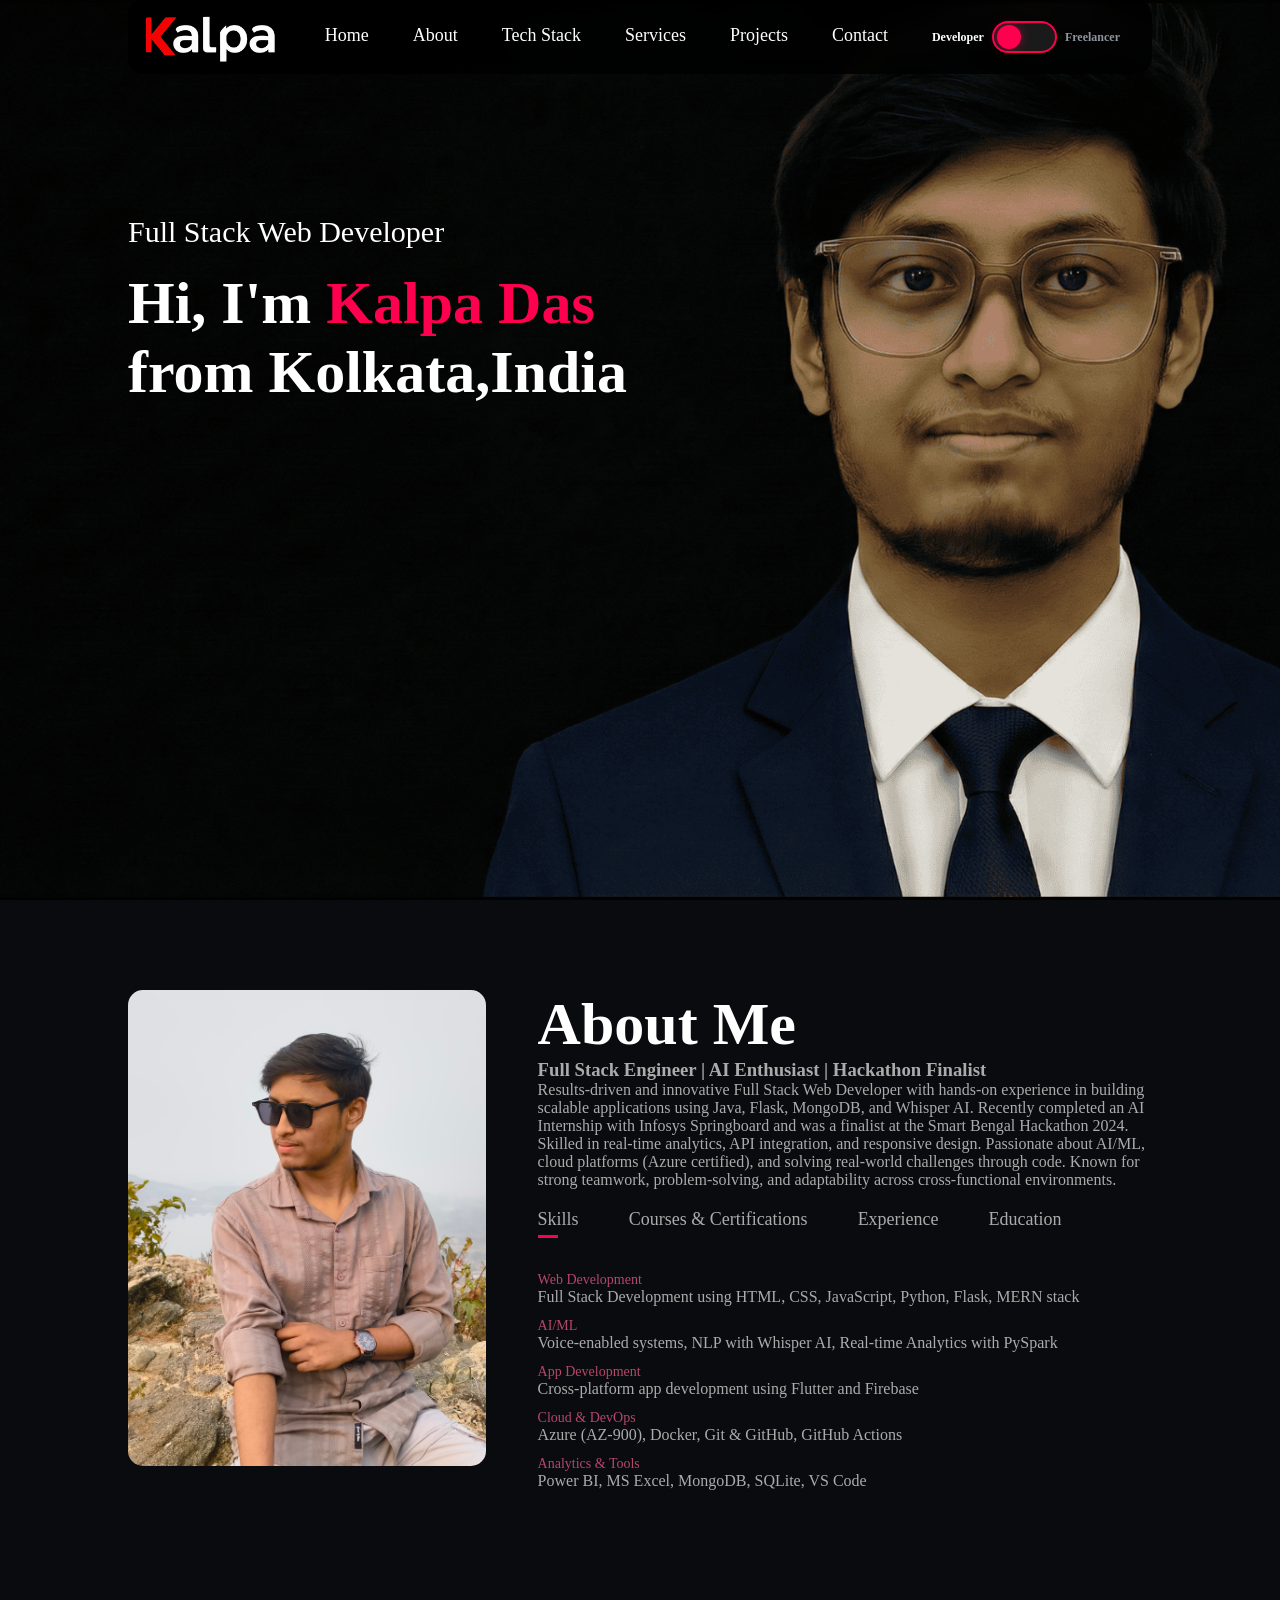
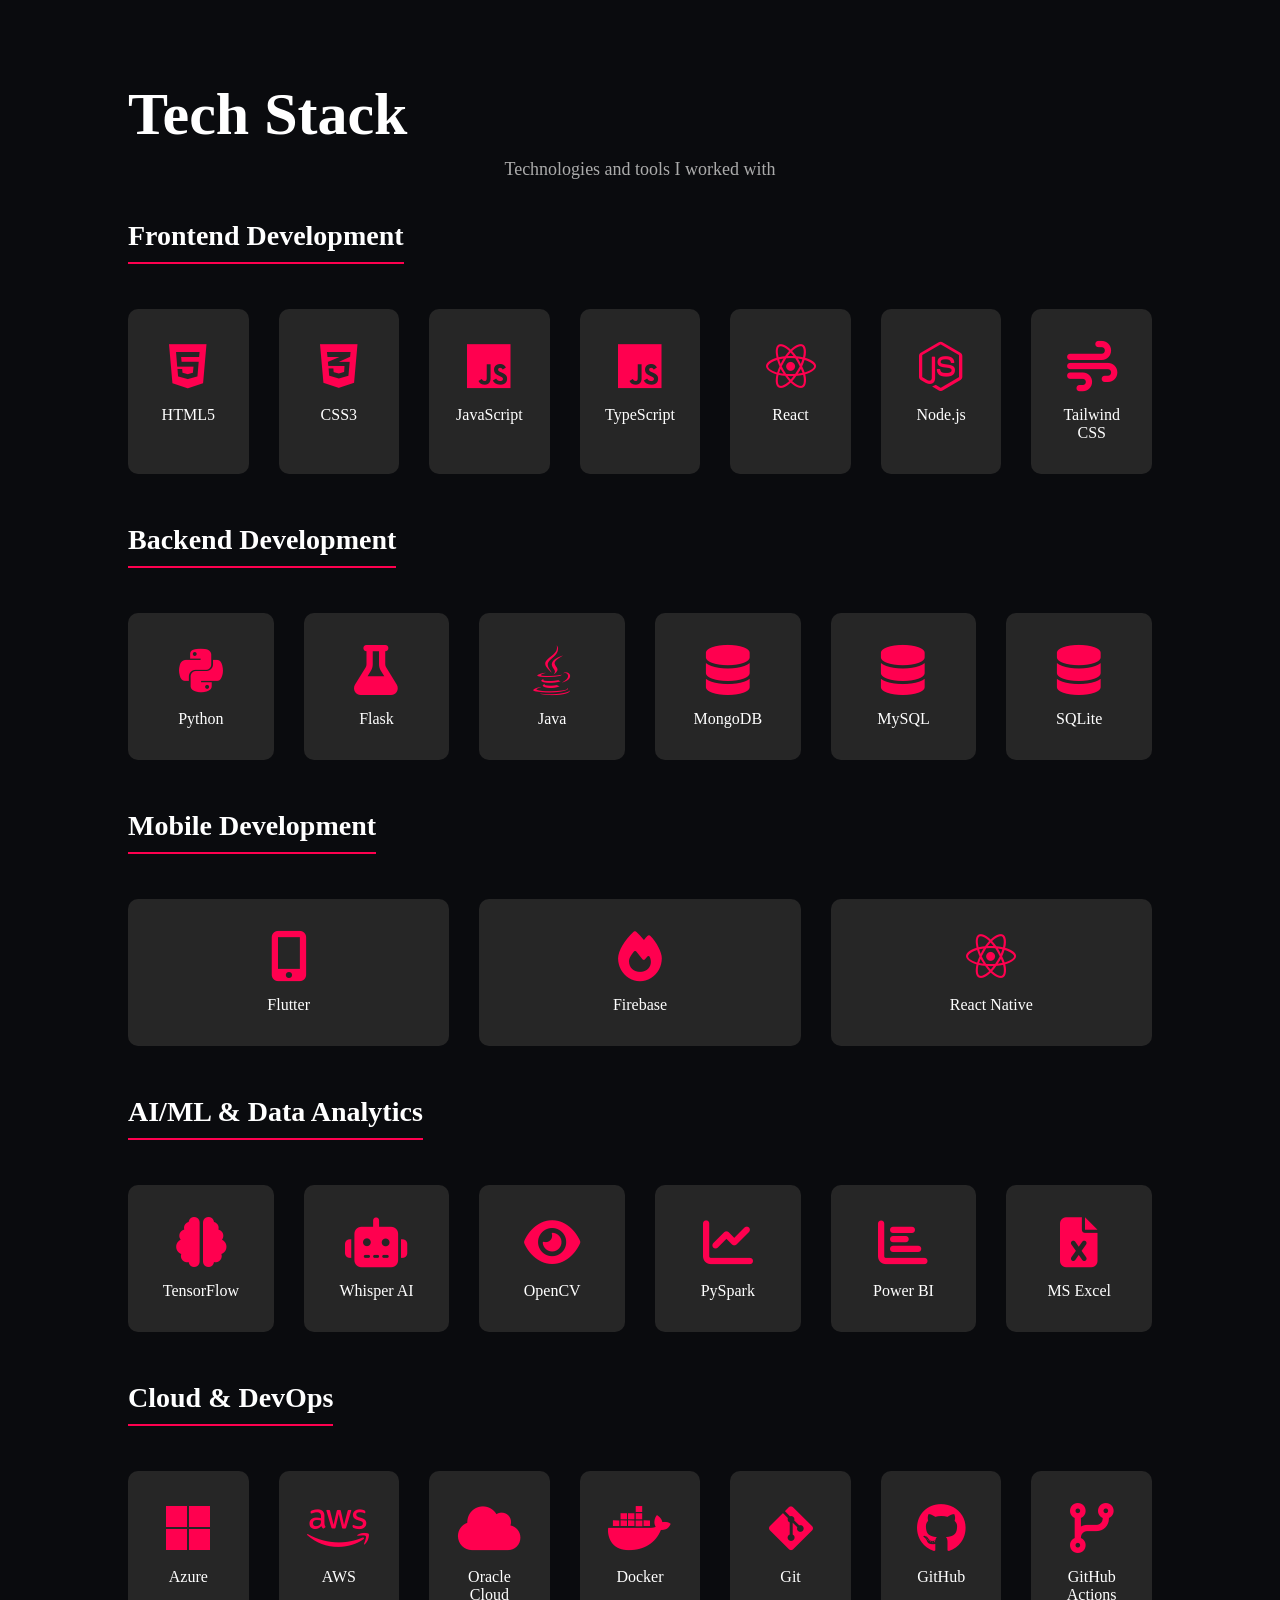
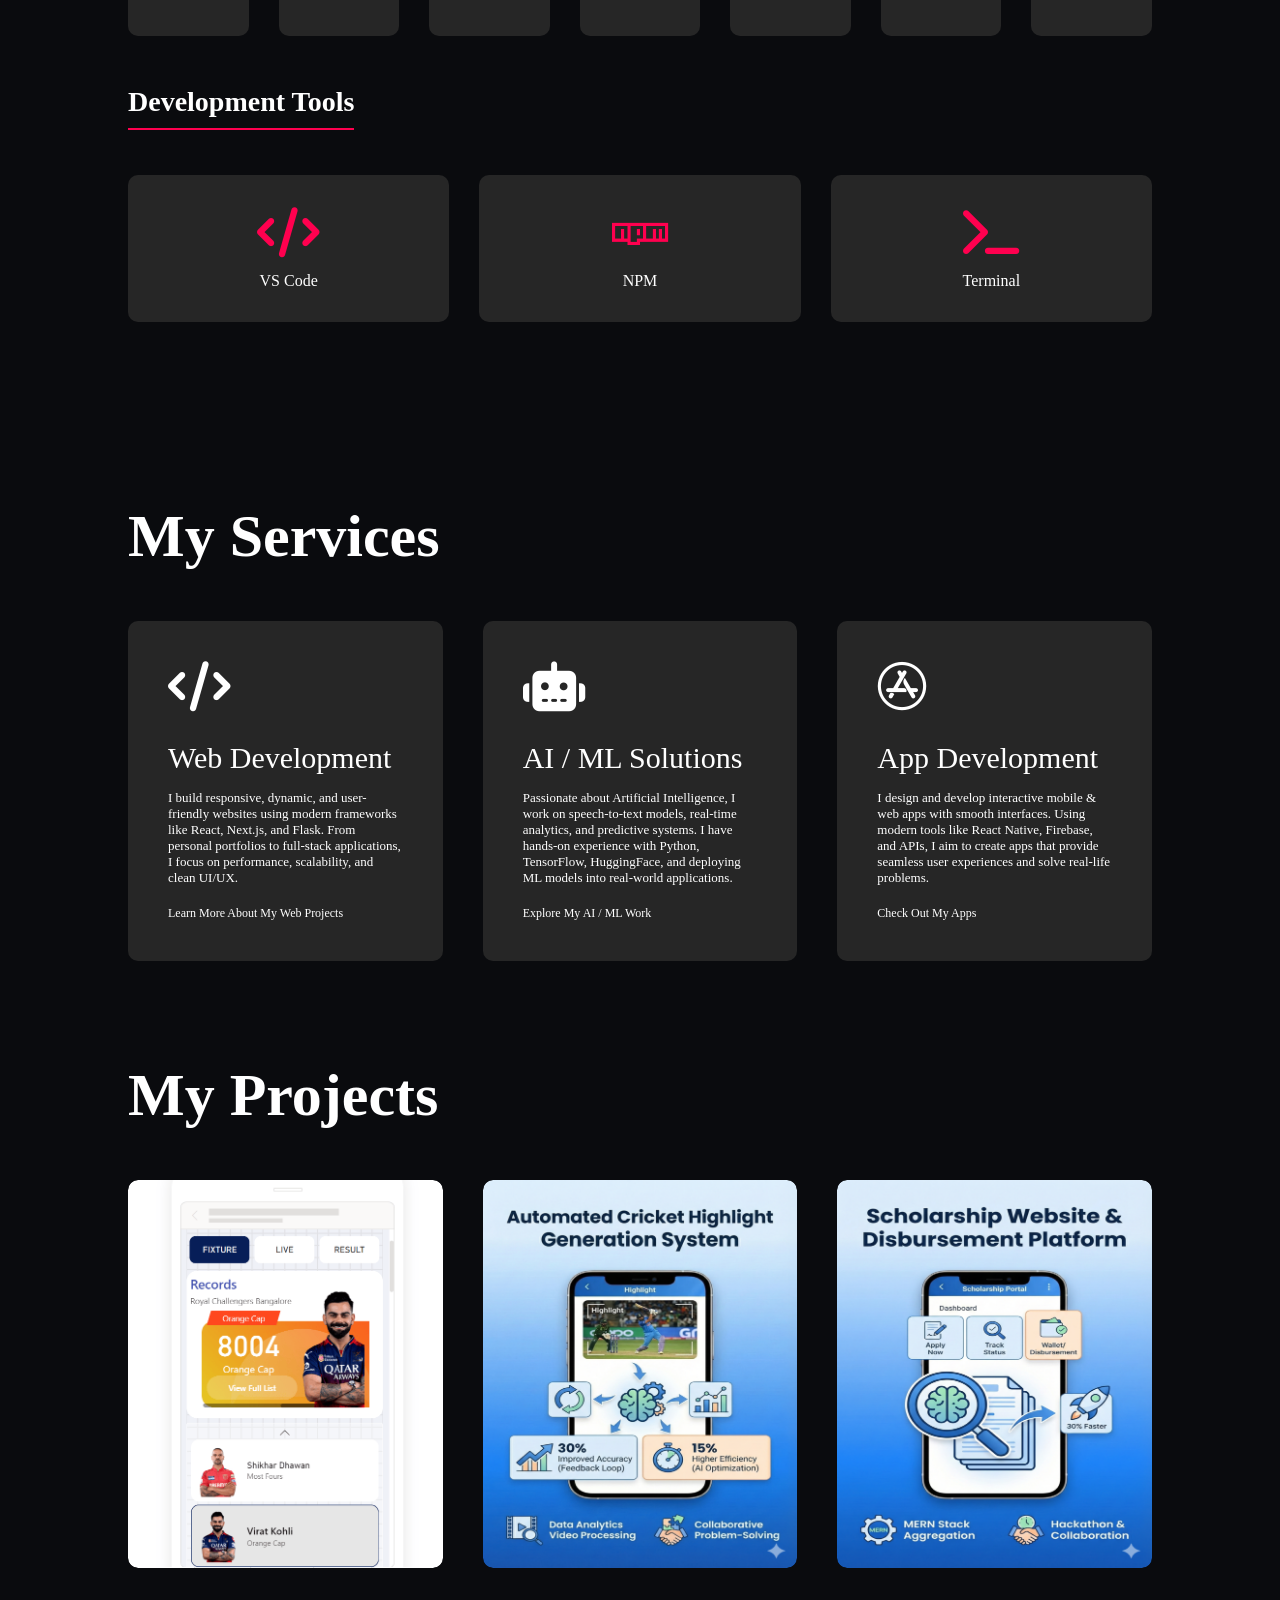
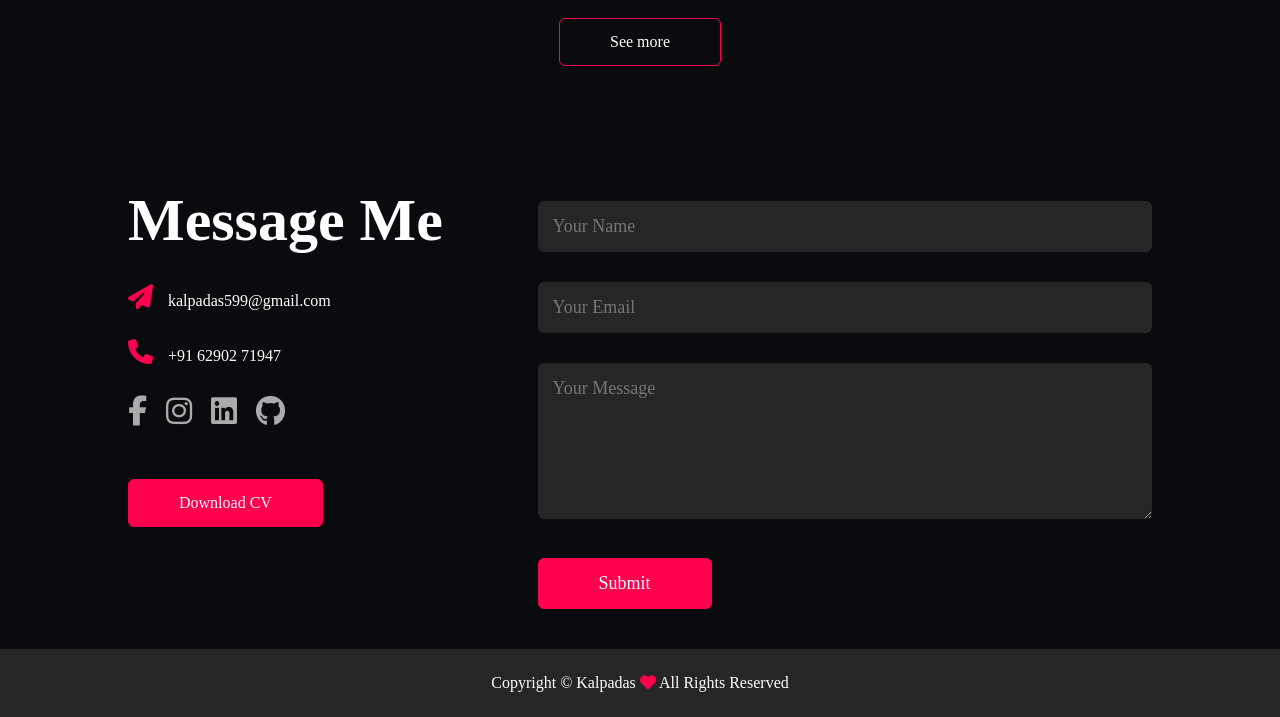
<file: index.html>
<!DOCTYPE html>
<html lang="en">

<head>
    <meta charset="UTF-8">
    <meta name="viewport" content="width=device-width, initial-scale=1.0">
    <title>Personal Portfolio</title>
    <link rel="stylesheet" href="style.css">
    <!--     <script src="https://kit.fontawesome.com/c4254e24a8.js" crossorigin="anonymous"></script>-->
    <link rel="stylesheet" href="https://cdnjs.cloudflare.com/ajax/libs/font-awesome/6.7.1/css/all.min.css"
        integrity="sha512-5Hs3dF2AEPkpNAR7UiOHba+lRSJNeM2ECkwxUIxC1Q/FLycGTbNapWXB4tP889k5T5Ju8fs4b1P5z/iB4nMfSQ=="
        crossorigin="anonymous" referrerpolicy="no-referrer" />
</head>

<body>

    <div id="header">
        <div class="container">
            <nav>
                <img src="images/logo-kd-r.png" class="logo" alt="Kalpa Das Logo">
                <ul id="sidemenu">
                    <li><a href="#header">Home</a></li>
                    <li><a href="#about">About</a></li>
                    <li><a href="#tech-stack">Tech Stack</a></li>
                    <li><a href="#services">Services</a></li>
                    <li><a href="#portfolio">Projects</a></li>
                    <li><a href="#contact">Contact</a></li>
                    <!-- Freelance Toggle -->
                    <li class="mode-toggle-container dev-active" aria-label="Site mode switch">
                        <span class="mode-label mode-label-dev">Developer</span>
                        <button class="mode-toggle" id="freelanceToggle" type="button"
                            aria-label="Switch to Freelancer Mode" aria-pressed="false" title="Switch to Freelancer Mode">
                            <span class="toggle-switch"></span>
                        </button>
                        <span class="mode-label mode-label-freelance">Freelancer</span>
                    </li>
                    <i class="fa-solid fa-xmark"></i>
                </ul>
                <i class="fa-solid fa-bars"></i>
            </nav>
            <div class="header-text">
                <p>Full Stack Web Developer</p>
                <h1>Hi, I'm <span>Kalpa Das</span><br> from Kolkata,India</h1>
            </div>
        </div>
    </div>

    <!-- about section start -->
    <div id="about">
        <div class="container">
            <div class="row">
                <div class="about-col-1">
                    <img src="images/pur_kd.jpg" alt=" Kalpa Das Photo">
                </div>
                <div class="about-col-2">
                    <h1 class="sub-title">About Me</h1>
                    <h3>Full Stack Engineer | AI Enthusiast | Hackathon Finalist</h3>
                    <p> Results-driven and innovative Full Stack Web Developer with hands-on experience in building
                        scalable applications using Java, Flask, MongoDB, and Whisper AI.
                        Recently completed an AI Internship with Infosys Springboard and was a finalist at the Smart
                        Bengal Hackathon 2024.
                        Skilled in real-time analytics, API integration, and responsive design. Passionate about AI/ML,
                        cloud platforms
                        (Azure certified), and solving real-world challenges through code. Known for strong teamwork,
                        problem-solving,
                        and adaptability across cross-functional environments.</p>

                    <div class="tab-titles">
                        <p class="tab-links active-link " onclick="openTab('skills')">Skills</p>
                        <p class="tab-links" onclick="openTab('certifications')">Courses & Certifications</p>
                        <p class="tab-links" onclick="openTab('experience')">Experience</p>
                        <p class="tab-links" onclick="openTab('education')">Education</p>
                    </div>
                    <!-- Skills -->
                    <div class="tab-contents active-tab" id="skills">
                        <ul>
                            <li><span>Web Development</span><br>
                                <p>Full Stack Development using HTML, CSS, JavaScript, Python, Flask, MERN stack</p>
                            </li>
                            <li><span>AI/ML</span><br>
                                <p>Voice-enabled systems, NLP with Whisper AI, Real-time Analytics with PySpark</p>
                            </li>
                            <li><span>App Development</span><br>
                                <p>Cross-platform app development using Flutter and Firebase</p>
                            </li>
                            <li><span>Cloud & DevOps</span><br>
                                <p>Azure (AZ-900), Docker, Git & GitHub, GitHub Actions</p>
                            </li>
                            <li><span>Analytics & Tools</span><br>
                                <p>Power BI, MS Excel, MongoDB, SQLite, VS Code</p>
                            </li>
                        </ul>
                    </div>

                    <!-- Courses & Certifications -->
                    <div class="tab-contents" id="certifications">
                        <ul>
                            <li>
                                <span>
                                    <a href="https://www.linkedin.com/posts/kalpadas_aws-devops-cert-activity-7416011556846510080-paX1?utm_source=share&utm_medium=member_desktop&rcm=ACoAADFxzqoBDHZP6CmuvsmqoacWgvi8xxe1HdY"
                                        target="_blank" style="text-decoration: none; color: inherit;">
                                        Cloud With DevOps
                                    </a>
                                </span><br>
                                <p>This Internship provided me with hands-on exposure to cloud fundamentals, DevOps
                                    practices, and real-world
                                    project experience, strengthening my understanding of deployment workflows and cloud
                                    infrastructure.</p>
                            </li>
                            <li>
                                <span>
                                    <a href="https://catalog-education.oracle.com/pls/certview/sharebadge?id=48B917155727CA1077A753BF562C665C5F288131DC1F2F188ACB8EE2C86789C8"
                                        target="_blank" style="text-decoration: none; color: inherit;">
                                        Oracle Cloud AI Foundations Associate
                                    </a>
                                </span><br>
                                <p>Oracle Cloud Infrastructure AI Foundations Associate (1Z0-1122-25, 2025)</p>
                            </li>
                            <li>
                                <span>
                                    <a href="https://www.linkedin.com/feed/update/urn:li:ugcPost:7379945505554034688/"
                                        target="_blank" style="text-decoration: none; color: inherit;">
                                        Govt. MeitY Cloud Computing Certification
                                    </a>
                                </span><br>
                                <p>This course provided foundational knowledge of cloud concepts, core Azure services,
                                    and Azure management and governance features</p>
                            </li>
                            <li>
                                <span>
                                    <a href="https://www.hackerrank.com/certificates/8cbc29e85ee9" target="_blank"
                                        style="text-decoration: none; color: inherit;">
                                        HackerRank SQL Certification
                                    </a>
                                </span><br>
                                <p>It includes simple queries, relationships, and aggregators</p>
                            </li>
                            <li>
                                <span>
                                    <a href="https://www.hackerrank.com/certificates/120e30eb08d4" target="_blank"
                                        style="text-decoration: none; color: inherit;">
                                        HackerRank Python Basic Certification
                                    </a>
                                </span><br>
                                <p>It covers topics like Scalar Types, Operators and Control Flow, Strings, Collections
                                    and Iteration, Modularity, Objects and Types and Classes</p>
                            </li>
                            <li>
                                <span>
                                    <a href="https://drive.google.com/file/d/1HkoJPIN2grTK9xFG-n3Xv-mDgPsv2fdc/view?usp=sharing"
                                        target="_blank" style="text-decoration: none; color: inherit;">
                                        Smart India Hackathon 2024 Certification
                                    </a>
                                </span><br>
                                <p>Developed a Scholarship Portal for PMSSS (Prime Minister’s Special Scholarship
                                    Scheme)</p>
                            </li>
                        </ul>
                    </div>

                    <!-- Experience -->
                    <div class="tab-contents" id="experience">
                        <ul>
                            <li><span>Jul 2025 - Oct 2025 </span><br>
                                <p>Cloud With DevOps Training</p>
                            </li>
                            <li><span>Feb 2025 - Apr 2025 </span><br>
                                <p>Internship in Infosys Springboard Internship 5.0</p>
                            </li>
                            <li><span>Nov 2024 - Dec 2024</span><br>
                                <p>Internship in Pinnacle Labs</p>
                            </li>
                            <li><span>2024 Smart India Hackathon</span>
                                <p>A platform aggregating multiple Scholarships, streamlining the application and
                                    disbursement process using AI-driven technology</p>
                            </li>
                            <li><span>2024 Smart Bengal Hackathon</span>
                                <p>Automated Cricket Highlight Generation System using Deep Learning</p>
                            </li>
                            <li><span>2023 Smart India Hackathon</span>
                                <p>Cross-platform App Development for Mental Health Issues</p>
                            </li>


                        </ul>
                    </div>

                    <!-- Education -->
                    <div class="tab-contents" id="education">
                        <ul>
                            <li><span>2022-2026</span><br>
                                <p>RCC Institute of Information Technology</p>
                            </li>
                            <li><span>2020-2022</span><br>
                                <p>Madhyamgram High School</p>
                            </li>
                        </ul>
                    </div>
                </div>
            </div>
        </div>
    </div>

    <!-- about section ends -->

    <!-- ----------tech stack section starts---------- -->
    <div id="tech-stack">
        <div class="container">
            <h1 class="sub-title">Tech Stack</h1>
            <p class="tech-intro">Technologies and tools I worked with</p>

            <div class="tech-category">
                <h3 class="category-title">Frontend Development</h3>
                <div class="tech-grid">
                    <div class="tech-item">
                        <i class="fa-brands fa-html5"></i>
                        <p>HTML5</p>
                    </div>
                    <div class="tech-item">
                        <i class="fa-brands fa-css3-alt"></i>
                        <p>CSS3</p>
                    </div>
                    <div class="tech-item">
                        <i class="fa-brands fa-js"></i>
                        <p>JavaScript</p>
                    </div>
                    <div class="tech-item">
                        <i class="fa-brands fa-js"></i>
                        <p>TypeScript</p>
                    </div>
                    <div class="tech-item">
                        <i class="fa-brands fa-react"></i>
                        <p>React</p>
                    </div>
                    <div class="tech-item">
                        <i class="fa-brands fa-node-js"></i>
                        <p>Node.js</p>
                    </div>
                    <div class="tech-item">
                        <i class="fa-solid fa-wind"></i>
                        <p>Tailwind CSS</p>
                    </div>
                </div>
            </div>

            <div class="tech-category">
                <h3 class="category-title">Backend Development</h3>
                <div class="tech-grid">
                    <div class="tech-item">
                        <i class="fa-brands fa-python"></i>
                        <p>Python</p>
                    </div>
                    <div class="tech-item">
                        <i class="fa-solid fa-flask"></i>
                        <p>Flask</p>
                    </div>
                    <div class="tech-item">
                        <i class="fa-brands fa-java"></i>
                        <p>Java</p>
                    </div>
                    <div class="tech-item">
                        <i class="fa-solid fa-database"></i>
                        <p>MongoDB</p>
                    </div>
                    <div class="tech-item">
                        <i class="fa-solid fa-database"></i>
                        <p>MySQL</p>
                    </div>
                    <div class="tech-item">
                        <i class="fa-solid fa-database"></i>
                        <p>SQLite</p>
                    </div>
                </div>
            </div>

            <div class="tech-category">
                <h3 class="category-title">Mobile Development</h3>
                <div class="tech-grid">
                    <div class="tech-item">
                        <i class="fa-solid fa-mobile-screen-button"></i>
                        <p>Flutter</p>
                    </div>
                    <div class="tech-item">
                        <i class="fa-solid fa-fire"></i>
                        <p>Firebase</p>
                    </div>
                    <div class="tech-item">
                        <i class="fa-brands fa-react"></i>
                        <p>React Native</p>
                    </div>
                </div>
            </div>

            <div class="tech-category">
                <h3 class="category-title">AI/ML & Data Analytics</h3>
                <div class="tech-grid">
                    <div class="tech-item">
                        <i class="fa-solid fa-brain"></i>
                        <p>TensorFlow</p>
                    </div>
                    <div class="tech-item">
                        <i class="fa-solid fa-robot"></i>
                        <p>Whisper AI</p>
                    </div>
                    <div class="tech-item">
                        <i class="fa-solid fa-eye"></i>
                        <p>OpenCV</p>
                    </div>
                    <div class="tech-item">
                        <i class="fa-solid fa-chart-line"></i>
                        <p>PySpark</p>
                    </div>
                    <div class="tech-item">
                        <i class="fa-solid fa-chart-bar"></i>
                        <p>Power BI</p>
                    </div>
                    <div class="tech-item">
                        <i class="fa-solid fa-file-excel"></i>
                        <p>MS Excel</p>
                    </div>
                </div>
            </div>

            <div class="tech-category">
                <h3 class="category-title">Cloud & DevOps</h3>
                <div class="tech-grid">
                    <div class="tech-item">
                        <i class="fa-brands fa-microsoft"></i>
                        <p>Azure</p>
                    </div>
                    <div class="tech-item">
                        <i class="fa-brands fa-aws"></i>
                        <p>AWS</p>
                    </div>
                    <div class="tech-item">
                        <i class="fa-solid fa-cloud"></i>
                        <p>Oracle Cloud</p>
                    </div>
                    <div class="tech-item">
                        <i class="fa-brands fa-docker"></i>
                        <p>Docker</p>
                    </div>
                    <div class="tech-item">
                        <i class="fa-brands fa-git-alt"></i>
                        <p>Git</p>
                    </div>
                    <div class="tech-item">
                        <i class="fa-brands fa-github"></i>
                        <p>GitHub</p>
                    </div>
                    <div class="tech-item">
                        <i class="fa-solid fa-code-branch"></i>
                        <p>GitHub Actions</p>
                    </div>
                </div>
            </div>

            <div class="tech-category">
                <h3 class="category-title">Development Tools</h3>
                <div class="tech-grid">
                    <div class="tech-item">
                        <i class="fa-solid fa-code"></i>
                        <p>VS Code</p>
                    </div>
                    <div class="tech-item">
                        <i class="fa-brands fa-npm"></i>
                        <p>NPM</p>
                    </div>
                    <div class="tech-item">
                        <i class="fa-solid fa-terminal"></i>
                        <p>Terminal</p>
                    </div>
                </div>
            </div>
        </div>
    </div>
    <!-- ----------tech stack section ends---------- -->

    <!-- ----------services section starts---------- -->
    <div id="services">
        <div class="container">
            <h1 class="sub-title">My Services</h1>
            <div class="services-list">

                <!-- Web Design -->
                <div>
                    <i class="fa-solid fa-code"></i>
                    <h2>Web Development</h2>
                    <p>I build responsive, dynamic, and user-friendly websites using modern frameworks like React,
                        Next.js, and Flask. From personal portfolios to full-stack applications, I focus on
                        performance, scalability, and clean UI/UX.</p>
                    <a href="https://github.com/kalpadas599/know-about-sanatan">Learn More About My Web
                        Projects</a>
                </div>

                <!-- AI / ML Development -->
                <div>
                    <i class="fa-solid fa-robot"></i>
                    <h2>AI / ML Solutions</h2>
                    <p>Passionate about Artificial Intelligence, I work on speech-to-text models, real-time
                        analytics, and predictive systems. I have hands-on experience with Python, TensorFlow,
                        HuggingFace, and deploying ML models into real-world applications.</p>
                    <a
                        href="https://github.com/kalpadas599/Unsupervised-video-summarization-with-deep-GAN-reinforcement-learning">Explore
                        My AI / ML Work</a>
                </div>

                <!-- App Design -->
                <div>
                    <i class="fa-brands fa-app-store"></i>
                    <h2>App Development</h2>
                    <p>I design and develop interactive mobile & web apps with smooth interfaces. Using modern
                        tools like React Native, Firebase, and APIs, I aim to create apps that provide seamless
                        user experiences and solve real-life problems.</p>
                    <a href="https://youtu.be/1d_kg89YlzE?si=kEtLOJ7w-BMArCAb">Check Out My Apps</a>
                </div>
            </div>
        </div>
    </div>

    <!-- ----------services section ends---------- -->


    <!-- Portfolio sections starts -->
    <div id="portfolio">
        <div class="container">
            <h1 class="sub-title">My Projects</h1>
            <div class="work-list">

                <div class="work">
                    <img src="images/work-4.png">
                    <div class="layer">
                        <h3>Live Stream Analytics Dashboard</h3>
                        <p>A modern web application for analyzing live stream data with real-time metrics and
                            visualizations.
                            Features:
                        <ul>
                            <li>Real-time stream analytics</li>
                            <li>Interactive dashboards</li>
                            <li>Dark/Light mode support</li>
                            <li>Responsive design</li>
                            <li>Modern UI components</li>
                        </ul>
                        </p>
                        <a href="https://github.com/kalpadas599/Real-time-analysis-BI" target="_blank">
                            <i class="fa-solid fa-link"></i>
                        </a>
                    </div>
                </div>

                <div class="work">
                    <img src="images/work-1.png">
                    <div class="layer">
                        <h3>Automated Cricket Highlight Generation System</h3>
                        <p>Implemented a feedback loop mechanism within the AI system that continuously improved
                            highlight accuracy by 30% over time,
                            leveraged user analytics to refine algorithms, ensuring higher engagement rates with
                            end-users.
                            Optimized AI model accuracy by 15%, improving the efficiency of
                            content creation for sports media. Leveraged data analytics for streamlined video processing
                            and
                            enhanced my skills in collaborative problem-solving</p>
                        <a href="https://github.com/kalpadas599/Unsupervised-video-summarization-with-deep-GAN-reinforcement-learning"
                            target="_blank">
                            <i class="fa-solid fa-link"></i>
                        </a>
                    </div>
                </div>

                <div class="work">
                    <img src="images/work-2.png">
                    <div class="layer">
                        <h3>Scholarship Website and disbursement platform</h3>
                        <p>Engineered a scholarship aggregation platform utilizing the MERN stack, which streamlined
                            user navigation and increased page load
                            speed by 30%, enhancing overall user experience during high traffic periods.
                            Integrated AI-driven scanners to automate application and disbursement processes, enhancing
                            system efficiency.
                            Coordinated with team members to achieve 60% project completion within the hackathon
                            timeframe, refining my skills in AI
                            implementation and team collaboration</p>
                        <a href="https://github.com/kalpadas599/PM-SS-Scholarchip" target="_blank">
                            <i class="fa-solid fa-link"></i>
                        </a>
                    </div>
                </div>

                <div class="work hidden-projects">
                    <img src="images/work-5.png">
                    <div class="layer">
                        <h3>Beyond QWERTY: Form Filling's Vernacular Voyage with Voice Versatility!</h3>
                        <p><strong>Problems in Traditional Form Filling:</strong></p>
                        <ul>
                            <li>Time-consuming and error-prone process</li>
                            <li>Typing difficulties for non-tech users, elderly and differently-abled individuals</li>
                            <li>Language barriers hinder vernacular users</li>
                        </ul>
                        <p><strong>Our Solution:</strong></p>
                        <ul>
                            <li>Voice-Enabled Form Filling – Users can speak instead of typing, making the process
                                faster and more convenient.</li>
                            <li>AI-Powered Error Correction – NLP ensures accurate text input, reducing mistakes.</li>
                            <li>User-Friendly Interface – Simple and intuitive UI for easy navigation.</li>
                        </ul>
                        <a href="https://github.com/kalpadas599/Beyond_QWERTY_Project" target="_blank">
                            <i class="fa-solid fa-link"></i>
                        </a>
                    </div>
                </div>

                <div class="work hidden-projects">
                    <img src="images/work-6.png">
                    <div class="layer">
                        <h3>Event Organising Website</h3>
                        <p>It's a collection of services-list. It's time to enjoy! The best event planning for you and
                            your family.
                            Our Services Include:
                        <ul>
                            <li>Assistance in Venue Selection</li>
                            <li>Customizable invitation cards</li>
                            <li>Music, performances etc. option</li>
                            <li>Catering services available</li>
                            <li>Cakes for special occasions</li>
                            <li>Photo and video coverage</li>
                        </ul>
                        </p>
                        <a href="https://github.com/kalpadas599/Event-Organising-website" target="_blank">
                            <i class="fa-solid fa-link"></i>
                        </a>
                    </div>
                </div>

                <div class="work hidden-projects">
                    <img src="images/work-3.png">
                    <div class="layer">
                        <h3>Cross-Platform App Development for Mental Health Issues</h3>
                        <p>Launched new mental health app, resulting in a 30% boost in user engagement.
                            Enhanced user experience by over 70%, focusing on mental health
                            screening and guidance for public users. Collaborated closely with team members to apply
                            innovative
                            solutions to real-world mental health challenges, significantly broadening my understanding
                            of user-centered design</p>
                        <a href="https://youtu.be/1d_kg89YlzE?si=SZLtZe1USWHxiM1P" target="_blank">
                            <i class="fa-solid fa-link"></i>
                        </a>
                    </div>
                </div>

                <div class="work hidden-projects">
                    <img src="images/work-7.png">
                    <div class="layer">
                        <h3>Shifu – AI Knowledge Agent for SETU</h3>
                        <p>An intelligent AI-powered knowledge agent built with RAG (Retrieval-Augmented Generation)
                            pipeline.
                            Features include chat-like UI, FAISS vector search for knowledge retrieval, conversation
                            context
                            management via session tracking, SQLite logging for user interactions, and automated daily
                            reporting.
                            Built with FastAPI, all-MiniLM-L6-v2 embeddings, and implements advanced NLP techniques for
                            accurate
                            query responses.</p>
                        <a href="https://github.com/kalpadas599/Shifu-The-AI-Knowledge-Agent-for-SETU" target="_blank">
                            <i class="fa-solid fa-link"></i>
                        </a>
                    </div>
                </div>

                <div class="work hidden-projects">
                    <img src="images/work-8.png">
                    <div class="layer">
                        <h3>MediScript Pro - Hospital Management System</h3>
                        <p>A comprehensive medical prescription management system designed to streamline prescription
                            workflows
                            for doctors and clinics. Features include digital prescription creation, MySQL database
                            storage,
                            PDF export functionality, and intuitive data management. Solves critical problems like
                            manual record
                            keeping, data inconsistency, and sharing difficulties. Built with Python and MySQL,
                            providing a
                            lightweight alternative to full-scale HMS for small medical practices.</p>
                        <a href="https://github.com/kalpadas599/Hospital-Management" target="_blank">
                            <i class="fa-solid fa-link"></i>
                        </a>
                    </div>
                </div>

                <div class="work hidden-projects">
                    <img src="images/work-9.png">
                    <div class="layer">
                        <h3>Library Management System</h3>
                        <p>A full-featured library management system built with Flask and MySQL. Implements role-based
                            access
                            control (Admin/User), comprehensive maintenance modules for membership, books/movies, and
                            user
                            management. Features include transaction handling (issue/return/fine payment), detailed
                            reporting,
                            session-based authentication, and password security. Provides complete library operations
                            management
                            with an intuitive interface and robust database architecture.</p>
                        <a href="https://github.com/kalpadas599/library-management-system" target="_blank">
                            <i class="fa-solid fa-link"></i>
                        </a>
                    </div>
                </div>

            </div>
            <a href="#" class="btn" id="seeMoreBtn">See more</a>
        </div>
    </div>

    <!-- portfolio sections ends -->


    <!-- contact section starts -->
    <div id="contact">
        <div class="container">
            <div class="row">
                <div class="contact-left">
                    <h1 class="sub-title">Message Me</h1>
                    <p><i class="fa-solid fa-paper-plane"></i>kalpadas599@gmail.com</p>
                    <p><i class="fa-solid fa-phone"></i>+91 62902 71947</p>
                    <div class="social-icons">
                        <a href="https://www.facebook.com/profile.php?id=100085882539516" target="_blank"
                            rel="noopener noreferrer"><i class="fa-brands fa-facebook-f"></i></a>
                        <a href="https://www.instagram.com/_kalpa_das/" target="_blank" rel="noopener noreferrer"><i
                                class="fa-brands fa-instagram"></i></a>
                        <a href="https://www.linkedin.com/in/kalpadas/" target="_blank" rel="noopener noreferrer"><i
                                class="fa-brands fa-linkedin"></i></a>
                        <a href="https://github.com/kalpadas599" target="_blank" rel="noopener noreferrer"><i
                                class="fa-brands fa-github"></i></a>
                    </div>
                    <a href="images/Kalpa Das_Latest_Resume.pdf" download class="btn btn2">Download CV</a>
                </div>
                <div class="contact-right">
                    <!--<form action="https://formsubmit.co/kalpadas599@gmail.com" method="POST"> method 1 (using formsubmit) -->
                    <form name="submit-to-google-sheet"><!-- Method 2 (using this) -->
                        <input type="text" name="Name" placeholder="Your Name" required>
                        <input type="email" name="Email" placeholder="Your Email" required>
                        <textarea name="Message" rows="6" placeholder="Your Message"></textarea>
                        <button type="submit" class="btn btn2">Submit</button>
                    </form>
                    <span id="msg"></span>
                </div>
            </div>
        </div>
        <div class="copyright">
            <p>Copyright © Kalpadas <i class="fa-solid fa-heart"></i> All Rights Reserved</p>
        </div>
    </div>

    <!-- contact section ends -->


    <script>
        var tablinks = document.getElementsByClassName("tab-links");
        var tabcontents = document.getElementsByClassName("tab-contents");
        function openTab(tabname) {
            for (tablink of tablinks) {
                tablink.classList.remove("active-link");
            }
            for (tabcontent of tabcontents) {
                tabcontent.classList.remove("active-tab");
            }
            event.currentTarget.classList.add("active-link");
            document.getElementById(tabname).classList.add("active-tab");
        }
    </script>

    <script>
        var sidemenu = document.getElementById("sidemenu");
        var openMenuBtn = document.querySelector("nav .fa-bars");
        var closeMenuBtn = document.querySelector("#sidemenu .fa-xmark");

        function hideSideMenu() {
            if (!sidemenu) return;
            sidemenu.classList.remove("menu-open");
        }

        function showSideMenu() {
            if (!sidemenu) return;
            sidemenu.classList.add("menu-open");
        }

        if (openMenuBtn) {
            openMenuBtn.addEventListener('click', showSideMenu);
        }

        if (closeMenuBtn) {
            closeMenuBtn.addEventListener('click', hideSideMenu);
        }

        if (sidemenu) {
            sidemenu.querySelectorAll('a[href^="#"]').forEach((link) => {
                link.addEventListener('click', hideSideMenu);
            });

            sidemenu.querySelectorAll('.mode-toggle').forEach((toggle) => {
                toggle.addEventListener('click', hideSideMenu);
            });
        }

        // Backward compatibility if any inline handlers still call these.
        window.showMenu = showSideMenu;
        window.hideMenu = hideSideMenu;

        window.addEventListener('resize', hideSideMenu);
        document.addEventListener('DOMContentLoaded', () => {
            requestAnimationFrame(hideSideMenu);
        });

    </script>

    <script>
        const scriptURL = 'https://script.google.com/macros/s/AKfycbwLuswz_e6CK_IZyo898X-G1E4wWq50iIoBYFHpF4Sr9Ta5YNW9q-hYTVLDx_BRRQhV9Q/exec'
        const form = document.forms['submit-to-google-sheet']
        const msg = document.getElementById("msg")

        form.addEventListener('submit', e => {
            e.preventDefault()
            fetch(scriptURL, { method: 'POST', body: new FormData(form) })
                .then(response => {
                    msg.innerHTML = "Message Sent Successfully"
                    setTimeout(function () {
                        msg.innerHTML = ""
                    }, 5000)
                    form.reset()
                })
                /* .catch(error => console.error('Error!', error.message)) */
                .catch((error) => {
                    msg.innerHTML = "Failed to send message.";
                });
        })
    </script>

    <script>
        document.addEventListener('DOMContentLoaded', () => {
            const seeMoreBtn = document.getElementById('seeMoreBtn');
            const hiddenProjects = document.querySelectorAll('.hidden-projects');

            // Hide hidden projects on page load
            hiddenProjects.forEach(project => {
                project.style.display = 'none';
            });

            seeMoreBtn.addEventListener('click', function (e) {
                e.preventDefault();
                const isHidden = hiddenProjects[0].style.display === 'none' || hiddenProjects[0].style.display === '';
                hiddenProjects.forEach(project => {
                    project.style.display = isHidden ? 'block' : 'none';
                });
                seeMoreBtn.textContent = isHidden ? 'See less' : 'See more';
            });
        });
    </script>

    <script>
        // Freelance Toggle logic
        document.getElementById('freelanceToggle').addEventListener('click', function() {
            if (window.hideMenu) {
                window.hideMenu();
            }
            this.classList.add('active');
            setTimeout(() => {
                window.location.href = 'freelance.html';
            }, 300);
        });
    </script>

</body>

</html>
</file>
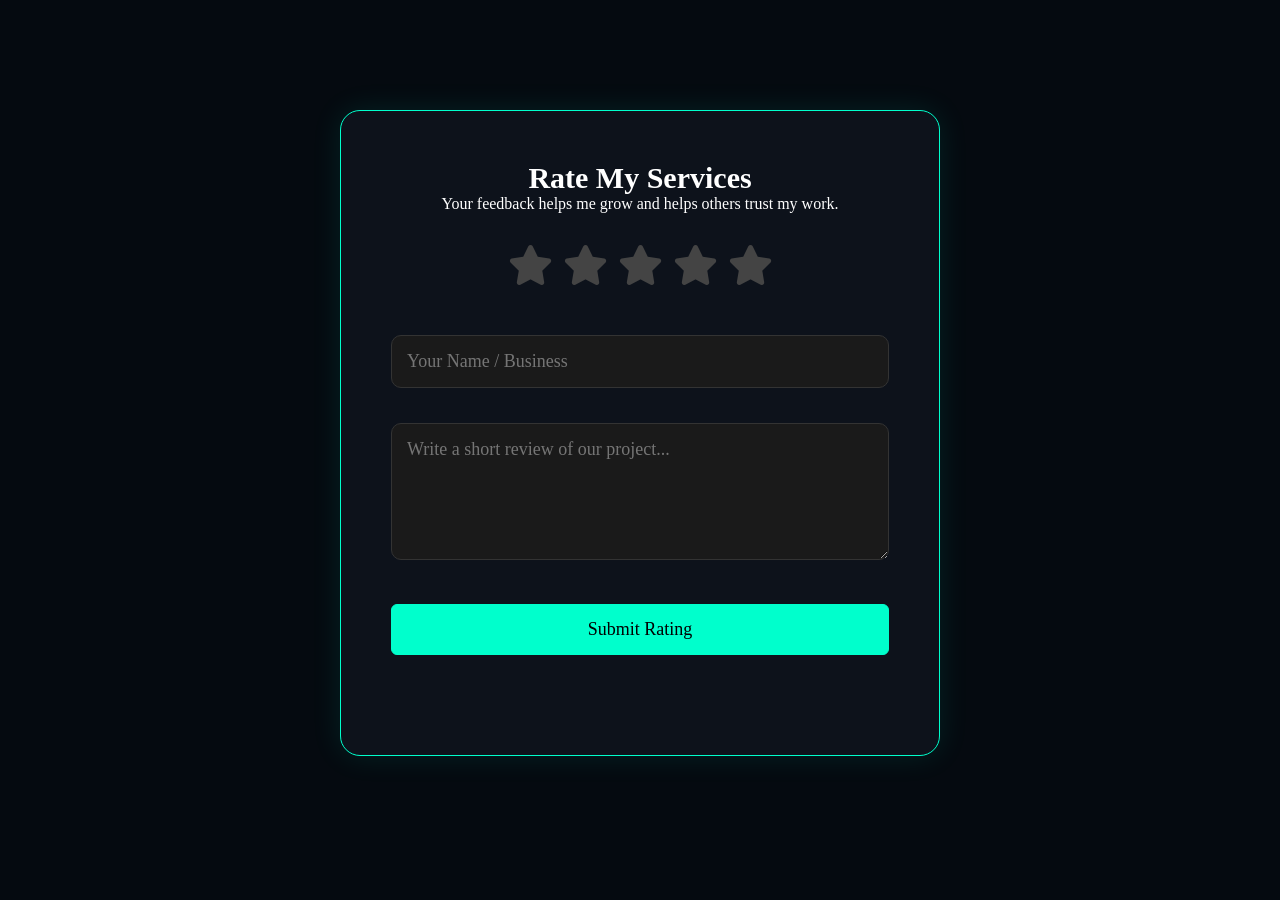
<file: rate.html>
<!DOCTYPE html>
<html lang="en">

<head>
    <meta charset="UTF-8">
    <meta name="viewport" content="width=device-width, initial-scale=1.0">
    <title>Rate My Work | Kalpa Das</title>
    <link rel="stylesheet" href="style.css">
    <link rel="stylesheet" href="freelance.css">
    <link rel="stylesheet" href="https://cdnjs.cloudflare.com/ajax/libs/font-awesome/6.7.1/css/all.min.css">
    <style>
        .rate-container {
            max-width: 600px;
            margin: 100px auto;
            background: var(--card-bg);
            padding: 50px;
            border-radius: 20px;
            text-align: center;
            border: 1px solid var(--primary-color);
            box-shadow: 0 0 30px rgba(0, 255, 204, 0.1);
        }

        .star-rating {
            display: flex;
            flex-direction: row-reverse;
            justify-content: center;
            margin: 30px 0;
        }

        .star-rating input {
            display: none;
        }

        .star-rating label {
            font-size: 40px;
            color: #444;
            cursor: pointer;
            transition: color 0.2s;
            margin: 0 5px;
        }

        .star-rating label:hover,
        .star-rating label:hover ~ label,
        .star-rating input:checked ~ label {
            color: #ffcc00;
        }

        .rate-form textarea {
            width: 100%;
            background: #1a1a1a;
            border: 1px solid #333;
            color: #fff;
            padding: 15px;
            border-radius: 10px;
            margin-bottom: 20px;
            outline: none;
        }

        .rate-form textarea:focus {
            border-color: var(--primary-color);
        }

        .success-msg {
            display: none;
            color: var(--primary-color);
            margin-top: 20px;
        }
    </style>
</head>

<body>
    <div class="container">
        <div class="rate-container">
            <h1 class="sub-title" style="font-size: 30px;">Rate My Services</h1>
            <p>Your feedback helps me grow and helps others trust my work.</p>

            <form class="rate-form" id="ratingForm">
                <div class="star-rating">
                    <input type="radio" id="star5" name="Rating" value="5" required /><label for="star5"
                        title="5 stars"><i class="fa-solid fa-star"></i></label>
                    <input type="radio" id="star4" name="Rating" value="4" /><label for="star4" title="4 stars"><i
                            class="fa-solid fa-star"></i></label>
                    <input type="radio" id="star3" name="Rating" value="3" /><label for="star3" title="3 stars"><i
                            class="fa-solid fa-star"></i></label>
                    <input type="radio" id="star2" name="Rating" value="2" /><label for="star2" title="2 stars"><i
                            class="fa-solid fa-star"></i></label>
                    <input type="radio" id="star1" name="Rating" value="1" /><label for="star1" title="1 star"><i
                            class="fa-solid fa-star"></i></label>
                </div>

                <input type="text" name="ClientName" placeholder="Your Name / Business" required
                    style="width: 100%; background: #1a1a1a; border: 1px solid #333; color: #fff; padding: 15px; border-radius: 10px; margin-bottom: 20px; outline: none;">

                <textarea name="Review" rows="5" placeholder="Write a short review of our project..."></textarea>

                <button type="submit" class="btn btn2" style="width: 100%;">Submit Rating</button>
            </form>

            <div id="successMsg" class="success-msg">
                <i class="fa-solid fa-circle-check" style="font-size: 40px; margin-bottom: 20px;"></i>
                <h2>Thank you for your feedback!</h2>
                <p>Returning to portfolio...</p>
            </div>
        </div>
    </div>

    <script>
        const scriptURL = 'https://script.google.com/macros/s/AKfycbwLuswz_e6CK_IZyo898X-G1E4wWq50iIoBYFHpF4Sr9Ta5YNW9q-hYTVLDx_BRRQhV9Q/exec';
        const form = document.getElementById('ratingForm');
        const successMsg = document.getElementById('successMsg');

        form.addEventListener('submit', e => {
            e.preventDefault();
            const submitBtn = form.querySelector('button');
            submitBtn.disabled = true;
            submitBtn.innerText = 'Submitting...';

            // Add timestamp
            const formData = new FormData(form);
            formData.append('Timestamp', new Date().toISOString());
            formData.append('Type', 'Rating'); // To distinguish from contact form in the same script

            fetch(scriptURL, { method: 'POST', body: formData })
                .then(response => {
                    form.style.display = 'none';
                    successMsg.style.display = 'block';
                    setTimeout(() => {
                        window.location.href = 'freelance.html';
                    }, 3000);
                })
                .catch(error => {
                    console.error('Error!', error.message);
                    submitBtn.disabled = false;
                    submitBtn.innerText = 'Submit Rating';
                    alert('Submission failed. Please try again.');
                });
        });
    </script>
</body>

</html>
</file>
<file: style.css>
* {
    margin: 0;
    padding: 0;
    box-sizing: border-box;
    font-family: 'Poppins', 'sans-serif';
}

html {
    scroll-behavior: smooth;
}

body {
    background: #0a0b0e;
    color: #fff;
}

html,
body {
    overflow-x: hidden;
}

#header {
    width: 100%;
    height: 100vh;
    min-height: 100svh;
    background-image: url(images/BG_IMG_Laptop.png);
    background-size: cover;
    background-position: center;
    background-repeat: no-repeat;
}

.container {
    padding: 10px 10%;
}

nav {
    position: fixed;
    top: 0;
    z-index: 1000;
    width: 80%;

    display: flex;
    align-items: center;
    justify-content: space-between;
    flex-wrap: wrap;

    background: rgba(0, 0, 0, 0.8);  /* slightly transparent */
    backdrop-filter: blur(10px);     /* modern glass effect */
    padding: 6px 12px;
    border-radius: 16px; 

}

.logo {
    width: 140px;
}

nav ul li {
    display: inline-block;
    list-style: none;
    margin: 10px 20px;
}

/* Mode Toggle Styling */
.mode-toggle-container {
    display: inline-flex;
    align-items: center;
    gap: 8px;
    vertical-align: middle;
}

.mode-label {
    font-size: 12px;
    font-weight: 600;
    color: #8f949f;
    white-space: nowrap;
    transition: color 0.3s ease;
}

.mode-toggle-container.dev-active .mode-label-dev,
.mode-toggle-container.freelance-active .mode-label-freelance {
    color: #ffffff;
}

.mode-toggle {
    width: 65px;
    height: 32px;
    appearance: none;
    background: #1a1a1a;
    border-radius: 20px;
    position: relative;
    cursor: pointer;
    display: flex;
    align-items: center;
    justify-content: space-between;
    padding: 0 8px;
    transition: all 0.3s ease;
    border: 2px solid #ff004f;
}

.mode-toggle:focus-visible {
    outline: 2px solid #ffffff;
    outline-offset: 2px;
}

.toggle-icon {
    font-size: 14px;
    color: #fff;
    z-index: 1;
}

.toggle-switch {
    width: 24px;
    height: 24px;
    background: #ff004f;
    border-radius: 50%;
    position: absolute;
    left: 3px;
    transition: all 0.3s cubic-bezier(0.68, -0.55, 0.265, 1.55);
    box-shadow: 0 0 10px rgba(255, 0, 79, 0.5);
}

.mode-toggle:hover {
    box-shadow: 0 0 15px rgba(255, 0, 79, 0.3);
}

/* States */
.mode-toggle.active .toggle-switch {
    transform: translateX(31px);
    background: #fff;
}

nav ul li a {
    color: #fff;
    text-decoration: none;
    font-size: 18px;
    position: relative;
}

nav ul li a::after {
    content: '';
    width: 0;
    height: 3px;
    background: #ff004f;
    position: absolute;
    left: 0;
    bottom: -6px;
    transition: 0.5s;
}

nav ul li a:hover::after {
    width: 100%;
}

.header-text {
    margin-top: 20%;
    font-size: 30px;
    animation: slideIn 2s;
}

.header-text h1 {
    font-size: 60px;
    margin-top: 20px;

}

@keyframes slideIn {
    from {
        transform: translateX(20%);
    }

    to {
        transform: translateX(0);
    }
}

.header-text h1 span {
    color: #ff004f;
}

/* ---------about section start--------*/
#about {
    padding: 80px 0;
    color: #ababab;
}

.row {
    display: flex;
    justify-content: space-between;
    flex-wrap: wrap;
}

.about-col-1 {
    flex-basis: 35%;
}

.about-col-1 img {
    width: 100%;
    border-radius: 15px;
}

.about-col-2 {
    flex-basis: 60%;
}

.sub-title {
    font-size: 60px;
    font-weight: 600;
    color: #fff;
}

.tab-titles {
    display: flex;
    margin: 20px 0 40px;
}

.tab-links {
    margin-right: 50px;
    font-size: 18px;
    font-weight: 500;
    cursor: pointer;
    position: relative;
}

.tab-links::after {
    content: '';
    width: 0;
    height: 3px;
    background: #ff004f;
    position: absolute;
    left: 0;
    bottom: -8px;
    transition: 0.5s;
}

.tab-links.active-link::after {
    width: 50%;
}

.tab-contents ul li {
    list-style: none;
    margin: 10px 0;
}

.tab-contents ul li span {
    color: #b54769;
    font-size: 14px;
}

.tab-contents {
    display: none;
}

.tab-contents.active-tab {
    display: block;
}


/* ------------------tech stack section starts----------*/
#tech-stack {
    padding: 80px 0;
    color: #ababab;
}

.tech-intro {
    text-align: center;
    font-size: 18px;
    margin-top: 10px;
    margin-bottom: 40px;
    color: #ababab;
}

.tech-category {
    margin-bottom: 50px;
}

.category-title {
    font-size: 28px;
    font-weight: 600;
    color: #fff;
    margin-bottom: 25px;
    padding-bottom: 10px;
    border-bottom: 2px solid #ff004f;
    display: inline-block;
}

.tech-grid {
    display: grid;
    grid-template-columns: repeat(auto-fit, minmax(120px, 1fr));
    grid-gap: 30px;
    margin-top: 20px;
}

.tech-item {
    background: #262626;
    padding: 30px 20px;
    border-radius: 10px;
    text-align: center;
    transition: all 0.3s ease;
    cursor: pointer;
    border: 2px solid transparent;
}

.tech-item:hover {
    background: #1a1a1a;
    transform: translateY(-10px);
    border-color: #ff004f;
    box-shadow: 0 10px 30px rgba(255, 0, 79, 0.3);
}

.tech-item i {
    font-size: 50px;
    color: #ff004f;
    margin-bottom: 15px;
    transition: transform 0.3s ease;
}

.tech-item:hover i {
    transform: scale(1.2);
}

.tech-item p {
    font-size: 16px;
    font-weight: 500;
    color: #fff;
    margin: 0;
}

/* Responsive adjustments for tech stack */
@media (max-width: 768px) {
    .tech-grid {
        grid-template-columns: repeat(auto-fit, minmax(100px, 1fr));
        grid-gap: 20px;
    }

    .tech-item {
        padding: 20px 15px;
    }

    .tech-item i {
        font-size: 40px;
    }

    .tech-item p {
        font-size: 14px;
    }

    .category-title {
        font-size: 24px;
    }
}

@media (max-width: 600px) {
    .tech-grid {
        grid-template-columns: repeat(3, 1fr);
        grid-gap: 15px;
    }

    .tech-item {
        padding: 15px 10px;
    }

    .tech-item i {
        font-size: 35px;
    }

    .tech-item p {
        font-size: 12px;
    }
}

/* ------------------tech stack section ends----------*/

/* ------------------services section starts----------*/
#services {
    padding: 30px 0;
}

.services-list {
    display: grid;
    grid-template-columns: repeat(auto-fit, minmax(250px, 1fr));
    grid-gap: 40px;
    margin-top: 50px;
}

.services-list div {
    background: #262626;
    padding: 40px;
    font-size: 13px;
    font-weight: 300;
    border-radius: 10px;
    transition: background 0.5s, transform 0.5s;
}

.services-list div i {
    font-size: 50px;
    margin-bottom: 30px;
}

.services-list div h2 {
    font-size: 30px;
    font-weight: 500;
    margin-bottom: 15px;
}

.services-list div a {
    text-decoration: none;
    color: #fff;
    font-size: 12px;
    margin-top: 20px;
    display: inline-block;
}

.services-list div:hover {
    background: #ff004f;
    transform: translateY(-10px);
}

/* ------------------services section ends----------*/

/* ------------------portfolio section starts---------- */
#portfolio {
    padding: 50px 0;
}

.work-list {
    display: grid;
    grid-template-columns: repeat(3, 1fr);
    grid-gap: 40px;
    margin-top: 50px;
}

@media (max-width: 1024px) {
    .work-list {
        grid-template-columns: repeat(3, 1fr);
    }
}

@media (max-width: 768px) {
    .work-list {
        grid-template-columns: repeat(2, 1fr);
    }
}

@media (max-width: 600px) {
    .work-list {
        grid-template-columns: 1fr;
    }
}

.work {
    border-radius: 10px;
    position: relative;
    overflow: hidden;
}

.work img {
    width: 100%;
    border-radius: 10px;
    display: block;
    transition: transform 0.5s;
}

.layer {
    width: 100%;
    height: 0;
    background: linear-gradient(rgba(0, 0, 0, 0.6), #ff004f);
    border-radius: 10px;
    position: absolute;
    left: 0;
    bottom: 0;
    overflow: hidden;
    display: flex;
    align-items: center;
    justify-content: center;
    flex-direction: column;
    padding: 0 40px;
    text-align: center;
    font-size: 14px;
    transition: height 0.5s;
}

.layer h3 {
    font-weight: 500;
    margin-bottom: 20px;
}

.layer a {
    margin-top: 20px;
    color: #ff004f;
    text-decoration: none;
    font-size: 18px;
    line-height: 60px;
    background: #fff;
    width: 60px;
    height: 60px;
    border-radius: 50%;
    text-align: center;
}

.work:hover img {
    transform: scale(1.1);
}

.work:hover .layer {
    height: 100%;
}

.btn {
    display: block;
    margin: 50px auto;
    width: fit-content;
    border: 1px solid #ff004f;
    padding: 14px 50px;
    border-radius: 6px;
    text-decoration: none;
    color: #fff;
    transition: background 0.5s;
    /*background: #0a0b0e;*/
}

.btn:hover {
    background: #ff004f;
}


/* ------------------portfolio section ends---------- */

/* contact section starts */
.contact-left {
    flex-basis: 35%;
}

.contact-right {
    flex-basis: 60%;
}

.contact-left p {
    margin-top: 30px;
}

.contact-left p i {
    color: #ff004f;
    margin-right: 15px;
    font-size: 25px;
}

.social-icons {
    margin-top: 30px;
}

.social-icons a {
    text-decoration: none;
    font-size: 30px;
    margin-right: 15px;
    color: #ababab;
    display: inline-block;
    transition: transform 0.5s;
}

.social-icons a:hover {
    color: #ff004f;
    transform: translateY(-5px);
}

.btn.btn2 {
    display: inline-block;
    background: #ff004f;
}

.contact-right form {
    width: 100%;
}

form input,
form textarea {
    width: 100%;
    border: 0;
    outline: none;
    background: #262626;
    padding: 15px;
    margin: 15px 0;
    color: #fff;
    font-size: 18px;
    border-radius: 6px;
}

form .btn2 {
    padding: 14px 60px;
    font-size: 18px;
    margin-top: 20px;
    cursor: pointer;
}

.copyright {
    width: 100%;
    text-align: center;
    padding: 25px;
    background: #262626;
    font-weight: 300;
    margin-top: 20px;
}

.copyright i {
    color: #ff004f;
}

/* contact section ends */

/* css for small screens */

nav .fa-solid {
    display: none;
}

@media only screen and (max-width: 768px) {
    #header nav .fa-solid {
        display: block;
        font-size: 25px;
    }

    #header nav {
        position: fixed;
        top: 10px;
        left: 50%;
        transform: translateX(-50%);
    }

    #header nav > .fa-bars {
        position: absolute;
        top: 10px;
        right: 16px;
        font-size: 27px;
        z-index: 2102;
        cursor: pointer;
    }

    #header nav ul {
        background: rgba(8, 11, 18, 0.96);
        backdrop-filter: blur(8px);
        position: fixed;
        inset: 0;
        width: 100vw;
        height: 100dvh;
        min-height: 100vh;
        padding: 90px 28px 40px;
        z-index: 2000;
        overflow-y: auto;
        overflow-x: hidden;
        opacity: 0;
        visibility: hidden;
        pointer-events: none;
        transform: translate3d(0, -12px, 0);
        transition: opacity 0.25s ease, transform 0.25s ease, visibility 0.25s ease;
    }

    #header nav ul.menu-open {
        opacity: 1;
        visibility: visible;
        pointer-events: auto;
        transform: translate3d(0, 0, 0);
    }

    #header nav ul.menu-open + .fa-bars {
        opacity: 0;
        visibility: hidden;
        pointer-events: none;
    }

    #header nav ul li {
        display: block;
        margin: 22px 0;
    }

    #header nav ul li a {
        font-size: 28px;
        font-weight: 600;
        letter-spacing: 0.2px;
    }

    #header nav ul li.mode-toggle-container {
        display: flex;
        align-items: center;
        justify-content: flex-start;
        gap: 8px;
    }

    #header nav ul li.mode-toggle-container .mode-label {
        font-size: 14px;
    }

    #header nav ul .fa-solid {
        position: absolute;
        top: 24px;
        left: 22px;
        right: auto;
        font-size: 30px;
        color: #fff;
        line-height: 1;
        z-index: 2101;
        cursor: pointer;
    }
}

@media (max-width: 768px) {
    .header-text h1 {
        font-size: 2rem;
    }

    .header-text p {
        font-size: 1rem;
    }
}

@media only screen and (max-width: 600px) {
    #header {
        background-image: url(images/BG_Mobile_KD.png);
    }

    .header-text {
        margin-top: 100%;
        font-size: 16px;
    }

    .header-text h1 {
        font-size: 30px;
    }

    .sub-title {
        font-size: 40px;
    }

    .about-col-1,
    .about-col-2 {
        flex-basis: 100%;
    }

    .about-col-1 {
        margin-bottom: 30px;
    }

    .about-col-2 {
        font-size: 14px;
    }

    .tab-links {
        font-size: 16px;
        margin-right: 20px;
    }

    .contact-left,
    .contact-right {
        flex-basis: 100%;
    }

    .copyright {
        font-size: 14px;
    }
}


#msg {
    color: #ff004f;
    margin-top: -40px;
    display: block;
}
</file>
<file: freelance.css>
/* Custom Freelance Styles */

:root {
    --primary-color: #00ffcc; /* Emerald / Cyan accent */
    --bg-color: #050a10;
    --card-bg: #0d121b;
}

body {
    background: var(--bg-color);
}

#freelance-header {
    width: 100%;
    height: 100vh;
    background-image: linear-gradient(rgba(0,0,0,0.7), rgba(0,0,0,0.7)), url('images/freelance_hero_bg.png');
    background-size: cover;
    background-position: center;
}

#freelance-header .header-text h1 span {
    color: var(--primary-color);
}

/* Freelance Pricing Report */
#freelance-report {
    padding: 80px 0;
    background: linear-gradient(180deg, rgba(5, 10, 16, 0.96), rgba(13, 18, 27, 0.96));
}

.pricing-report {
    max-width: 980px;
    margin: 40px auto 0;
    padding: 30px;
    border: 1px solid rgba(0, 255, 204, 0.12);
    border-radius: 18px;
    background: rgba(255, 255, 255, 0.03);
    box-shadow: 0 15px 40px rgba(0, 0, 0, 0.25);
}

.pricing-report h2,
.pricing-report h3,
.pricing-report h4,
.proposal-card h3,
.proposal-card h4,
.proposal-card h5 {
    color: #fff;
}

.pricing-report h2,
.proposal-heading {
    margin-bottom: 18px;
}

.pricing-summary-list,
.pricing-highlights,
.proposal-card ul {
    margin: 0 0 28px;
    padding-left: 20px;
}

.pricing-summary-list li,
.pricing-highlights li,
.proposal-card li,
.proposal-card p,
.pricing-report p {
    color: #d6d6d6;
    line-height: 1.7;
}

.pricing-table-wrap {
    overflow-x: auto;
    margin: 24px 0 28px;
}

.pricing-table {
    width: 100%;
    border-collapse: collapse;
    min-width: 640px;
    background: rgba(255, 255, 255, 0.02);
    border-radius: 14px;
    overflow: hidden;
}

.pricing-table th,
.pricing-table td {
    padding: 14px 16px;
    border-bottom: 1px solid rgba(255, 255, 255, 0.08);
    text-align: left;
}

.pricing-table th {
    background: rgba(255, 255, 255, 0.06);
    color: #fff;
    font-weight: 600;
}

.pricing-table td {
    color: #d6d6d6;
}

.proposal-heading {
    margin-top: 42px;
    margin-bottom: 0;
}

.proposal-header {
    margin-top: 42px;
    margin-bottom: 18px;
    display: flex;
    align-items: center;
    justify-content: space-between;
    gap: 16px;
}

.proposal-download-btn {
    white-space: nowrap;
    margin: 0;
}

.proposal-card {
    background: #fff;
    color: #222;
    padding: 28px 24px;
    border-radius: 16px;
    box-shadow: 0 12px 30px rgba(0, 0, 0, 0.18);
}

.proposal-card h3,
.proposal-card h4,
.proposal-card h5 {
    color: #111;
}

.proposal-card p,
.proposal-card li {
    color: #444;
}

.package-list {
    display: grid;
    grid-template-columns: repeat(auto-fit, minmax(220px, 1fr));
    gap: 18px;
    margin: 16px 0 24px;
}

.package-card {
    border: 1px solid #e5e5e5;
    border-radius: 14px;
    padding: 18px;
    background: #fafafa;
}

.package-card h5 {
    margin-bottom: 10px;
    font-size: 18px;
}

.package-card p {
    margin-bottom: 8px;
}

.package-card span {
    display: block;
    font-size: 14px;
    color: #666;
}

@media screen and (max-width: 768px) {
    .pricing-report {
        padding: 22px 16px;
    }

    .proposal-header {
        flex-direction: column;
        align-items: flex-start;
        margin-top: 34px;
    }

    .proposal-card {
        padding: 22px 16px;
    }

    .pricing-table {
        min-width: 520px;
    }
}

/* Accents and Button Overrides */
.btn {
    border-color: var(--primary-color) !important;
}

.btn:hover {
    background: var(--primary-color) !important;
    color: #000 !important;
}

.btn2 {
    background: var(--primary-color) !important;
    color: #000 !important;
}

/* Services Hover */
#services .services-list div:hover {
    background: var(--primary-color) !important;
}

#services .services-list div:hover i,
#services .services-list div h2,
#services .services-list div:hover p {
    color: #fff;
}

#services .services-list div:hover h2,
#services .services-list div:hover p,
#services .services-list div:hover i {
    color: #000;
}

#services .services-list div i {
    color: var(--primary-color);
}

/* Pricing Grid */
.pricing-grid {
    display: grid;
    grid-template-columns: repeat(auto-fit, minmax(280px, 1fr));
    grid-gap: 30px;
    margin-top: 50px;
}

.pricing-card {
    background: var(--card-bg);
    padding: 40px;
    border-radius: 15px;
    text-align: center;
    transition: transform 0.3s, box-shadow 0.3s;
    border: 1px solid #1a1a1a;
    position: relative;
}

.pricing-card:hover {
    transform: translateY(-10px);
    box-shadow: 0 10px 30px rgba(0, 255, 204, 0.2);
    border-color: var(--primary-color);
}

.pricing-card.featured {
    border: 2px solid var(--primary-color);
    transform: scale(1.05);
}

.badge {
    position: absolute;
    top: -15px;
    left: 50%;
    transform: translateX(-50%);
    background: var(--primary-color);
    color: #000;
    padding: 5px 15px;
    border-radius: 20px;
    font-size: 12px;
    font-weight: 600;
}

.price {
    font-size: 40px;
    font-weight: 700;
    margin: 20px 0;
    color: #fff;
}

.pricing-card ul {
    list-style: none;
    text-align: left;
    margin-bottom: 30px;
}

.pricing-card ul li {
    margin: 15px 0;
    color: #ababab;
}

.pricing-card ul li i {
    color: var(--primary-color);
    margin-right: 10px;
}

/* Ratings */
#ratings {
    padding: 80px 0;
}

.rating-container {
    display: flex;
    justify-content: space-between;
    align-items: center;
    flex-wrap: wrap;
    background: var(--card-bg);
    padding: 50px;
    border-radius: 20px;
    margin-top: 50px;
}

.rating-overall {
    flex-basis: 40%;
    text-align: center;
}

.rating-overall h2 {
    font-size: 80px;
    font-weight: 700;
    color: #fff;
}

.rating-overall h2 span {
    font-size: 30px;
    color: #ababab;
}

.stars {
    color: #ffcc00;
    font-size: 25px;
    margin: 20px 0;
}

.rating-stats {
    flex-basis: 50%;
}

.stat-item {
    margin-bottom: 25px;
}

.stat-item span {
    display: block;
    margin-bottom: 10px;
    color: #fff;
}

.bar-bg {
    width: 100%;
    height: 10px;
    background: #1a1a1a;
    border-radius: 5px;
    overflow: hidden;
}

.bar-fill {
    height: 100%;
    background: var(--primary-color);
    border-radius: 5px;
    transition: width 1s ease-out;
}

/* Reviews List */
.reviews-list {
    margin-top: 50px;
    display: grid;
    grid-template-columns: repeat(auto-fit, minmax(300px, 1fr));
    grid-gap: 20px;
}

.review-item {
    background: rgba(255, 255, 255, 0.05);
    padding: 25px;
    border-radius: 15px;
    border-left: 4px solid var(--primary-color);
    transition: transform 0.3s;
}

.review-item:hover {
    transform: scale(1.02);
    background: rgba(255, 255, 255, 0.08);
}

.review-item .client-name {
    font-weight: 600;
    color: #fff;
    margin-bottom: 5px;
    display: block;
}

.review-item .review-stars {
    color: #ffcc00;
    font-size: 12px;
    margin-bottom: 10px;
    display: block;
}

.review-item p {
    font-style: italic;
    color: #ababab;
    font-size: 14px;
    line-height: 1.6;
}

/* Contact Select */
.form-select {
    width: 100%;
    border: 0;
    outline: none;
    background: #262626;
    padding: 15px;
    padding-right: 44px;
    margin: 15px 0;
    color: #fff;
    font-size: 18px;
    border-radius: 6px;
    border: 1px solid transparent;
    appearance: none;
    -webkit-appearance: none;
    -moz-appearance: none;
    background-image: url("data:image/svg+xml,%3Csvg xmlns='http://www.w3.org/2000/svg' viewBox='0 0 20 20' fill='none'%3E%3Cpath d='M5 7.5L10 12.5L15 7.5' stroke='%2300ffcc' stroke-width='2' stroke-linecap='round' stroke-linejoin='round'/%3E%3C/svg%3E");
    background-repeat: no-repeat;
    background-position: right 14px center;
    background-size: 16px;
}

.form-select option {
    background: #1a1f28;
    color: #fff;
}

#contact .contact-left p i {
    color: var(--primary-color);
}

#contact .social-icons a:hover {
    color: var(--primary-color);
}

.copyright i {
    color: var(--primary-color) !important;
}

/* Custom Nav and Footer for Freelance Mode */
#freelance-nav {
    background: rgba(13, 18, 27, 0.8) !important;
}

#freelance-nav .mode-toggle {
    border-color: var(--primary-color);
}

#freelance-nav .mode-toggle.active .toggle-switch {
    background: var(--primary-color);
}

/* Fix red hover color in freelance mode */
#freelance-nav ul li a::after {
    background: var(--primary-color) !important;
}

/* Work Layer Overrides */
#freelance-projects .layer {
    background: linear-gradient(rgba(0, 0, 0, 0.6), var(--primary-color));
}

#freelance-projects .layer a {
    color: var(--primary-color);
}

/* responsive */
@media (max-width: 992px) {
    .pricing-grid {
        grid-template-columns: repeat(2, minmax(0, 1fr));
    }

    .rating-container {
        padding: 36px 28px;
    }
}

@media (max-width: 768px) {
    #freelance-header {
        height: auto;
        min-height: 100vh;
        background-position: center;
    }

    #freelance-header .header-text {
        margin-top: 34%;
        font-size: 24px;
    }

    #freelance-header .header-text h1 {
        font-size: 44px;
    }

    .sub-title {
        font-size: 46px;
    }

    .pricing-grid {
        grid-template-columns: 1fr;
        gap: 22px;
    }

    .pricing-card {
        padding: 32px 24px;
    }

    .pricing-card.featured {
        transform: scale(1);
    }

    .rating-overall,
    .rating-stats,
    .contact-left,
    .contact-right {
        flex-basis: 100%;
    }

    .rating-overall {
        margin-bottom: 30px;
    }

    .rating-container {
        padding: 30px 22px;
    }

    .reviews-list {
        grid-template-columns: repeat(2, minmax(0, 1fr));
    }

    #freelance-nav ul {
        background: var(--bg-color) !important;
    }
}

@media only screen and (max-width: 600px) {
    #freelance-header {
        background-position: 62% center;
    }

    #freelance-nav {
        width: calc(100% - 20px);
        left: 10px;
        right: 10px;
        border-radius: 12px;
        padding: 8px 12px;
    }

    #freelance-header .header-text {
        margin-top: 98%;
        font-size: 16px;
    }

    #freelance-header .header-text h1 {
        font-size: 30px;
    }

    #freelance-nav ul {
        background: rgba(8, 11, 18, 0.96) !important;
        backdrop-filter: blur(8px);
        position: fixed;
        inset: 0;
        width: 100vw;
        height: 100vh;
        padding: 90px 28px 40px;
        z-index: 2000;
        overflow-y: auto;
        overflow-x: hidden;
        opacity: 0;
        visibility: hidden;
        pointer-events: none;
        transform: translate3d(0, -12px, 0);
        transition: opacity 0.25s ease, transform 0.25s ease, visibility 0.25s ease;
    }

    #freelance-nav ul.menu-open {
        opacity: 1;
        visibility: visible;
        pointer-events: auto;
        transform: translate3d(0, 0, 0);
    }

    #freelance-nav ul li {
        display: block;
        margin: 22px 0;
    }

    #freelance-nav ul li a {
        font-size: 28px;
        font-weight: 600;
        letter-spacing: 0.2px;
    }

    #freelance-nav ul .fa-solid {
        position: absolute;
        top: 24px;
        left: 22px;
        right: auto;
        font-size: 30px;
        cursor: pointer;
    }

    .sub-title {
        font-size: 40px;
    }

    .pricing-report {
        margin-top: 24px;
    }

    .proposal-download-btn {
        width: 100%;
        text-align: center;
    }

    .price {
        font-size: 34px;
    }

    .rating-overall h2 {
        font-size: 58px;
    }

    .rating-overall h2 span {
        font-size: 24px;
    }

    .reviews-list {
        grid-template-columns: 1fr;
    }

    .review-item {
        padding: 20px;
    }

    .copyright {
        font-size: 14px;
    }
}
</file>
